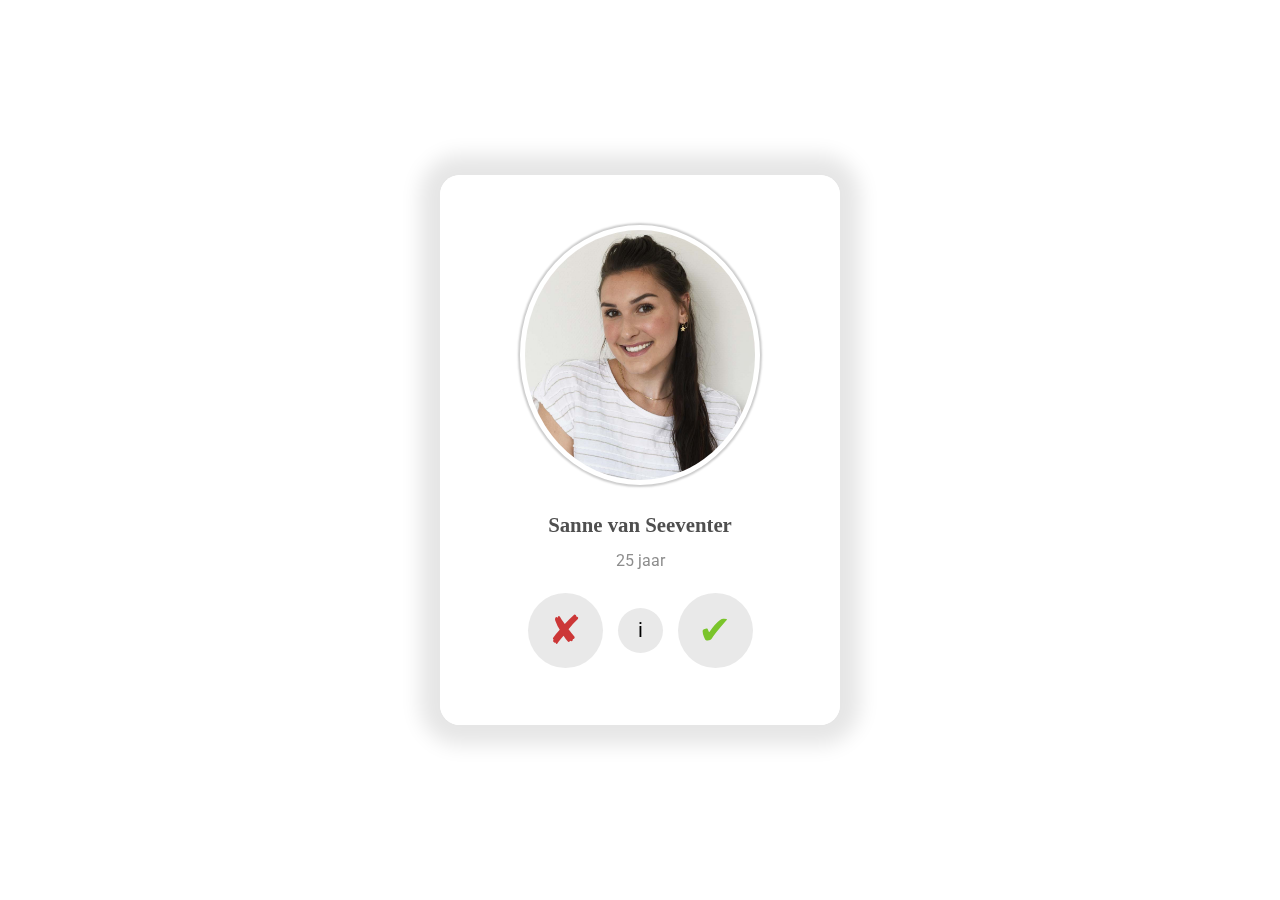
<file: index.html>
<!DOCTYPE html>
<html lang="en">

<head>
    <meta charset="UTF-8">
    <meta http-equiv="X-UA-Compatible" content="IE=edge">
    <meta name="viewport" content="width=device-width, initial-scale=1.0">
    <title>Visitekaartje Sanne</title>
    <link rel="stylesheet" href="style.css">
</head>

<body>

    <div class="flip-card-container">
        <div class="flip-card">
            <div class="flip-card-front">
                <img src="assets/pasfoto_Sanne3.jpg" alt="Pasfoto Sanne">
                <h2>Sanne van Seeventer</h2>
                <h3>25 jaar</h3>

                <button class="no" aria-label="weiger">✘</button>
                <button class="info" aria-label="info">i</button>
                <button class="yes" aria-label="accept">✔</button>
            </div>

            <div class="flip-card-back1">
                <button class="return" aria-label="return">Back</button>
                    <h1> It's a match! </h1>
                        <img src="assets/pasfoto_Sanne3.jpg" alt="foto">
            <div class="plus">+</div>
                        <img src="assets/gebouw.jpg" alt="foto" class="img2">
                     <h5> Sanne is geschikt voor het bedrijf!<br>
                        Neem contact met haar op via onderstaande knop.</h5>
                           
                        <a href="mailto:sannevanseeventer@gmail.com">
                                <span>e-mail me!</span>
                                <span class="icon">
                                    <i class="fa fa-envelope-o"></i></span> 
                            </a>
            
            </div>

            <div class="flip-card-back2">
                <h1> Informatie </h1>
                <h6>??</h6>

            </div>

            <div class="flip-card-back3">
                <img src="assets/warning.png" alt="waarschuwing">
                <h1> WARNING! </h1>
                <h3> Weet je zeker dat je Sanne wilt laten lopen?</h3>

                <button class="no2" aria-label="weiger">✘</button>
                <button class="yes2" aria-label="accept">✔</button>
            </div>

        </div>
    </div>

    <script src="script.js"></script>


</body>

</html>
</file>
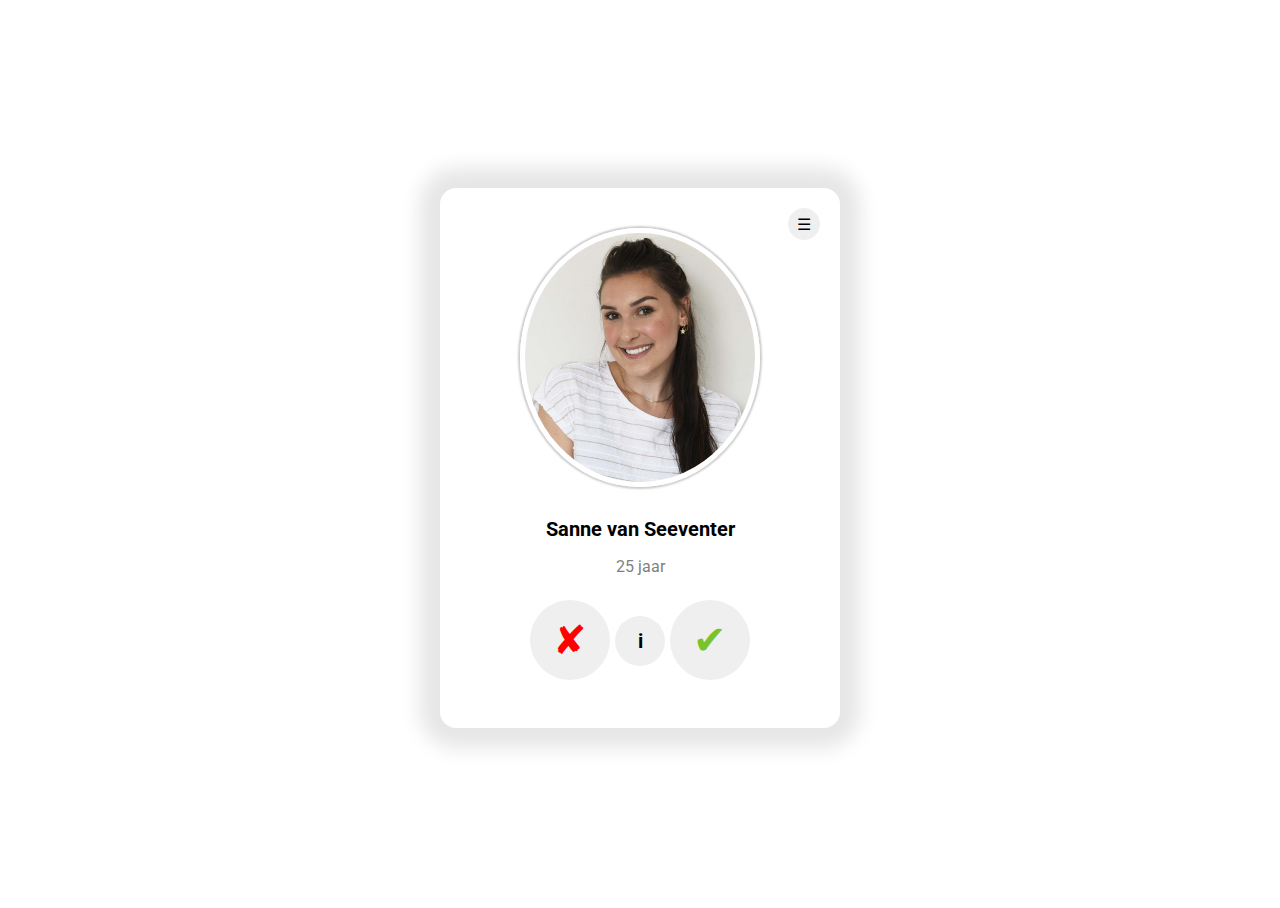
<file: versie2/index.html>
<!DOCTYPE html>
<html lang="en">
<head>
  <meta charset="UTF-8">
  <meta name="viewport" content="width=device-width, initial-scale=1.0">
  <title>FDND Visitekaartje</title>
  <link rel="stylesheet" href="./styles/style.css">
</head>
<body>

<article>

    
    <button>
      ☰
    </button>

  
  
  <img src="assets/pasfoto_Sanne3.jpg" alt="Creative Coder">

   
    <h1>Sanne van Seeventer</h1>
<p>25 jaar</p>
  

    <dl>
      <dt><div id="button1"> <input type="button" value="✘" id="button1"></div></dd>
      <dt><div id="button2"> <input type="button" value="i" id="button2"></div></dd>
      <dt><div id="button3"> <input type="button" value="✔" id="button3"></div></dd>
    </dl>
  
</article>



  <script src="./scripts/script.js"></script>
</body>
</html>
</file>
<file: style.css>
@import url('https://fonts.googleapis.com/css2?family=Noto+Sans+Buhid&family=Roboto:wght@300;400;500&display=swap');
@import url(https://fonts.googleapis.com/css?family=Lato:700);
@import url("https://maxcdn.bootstrapcdn.com/font-awesome/4.4.0/css/font-awesome.min.css");

* {
    margin: 0;
    padding: 0;
    box-sizing: border-box;
}

body {
    font-family: Verdana;
    width: 100vw;
    height: 100vh;
    display: flex;
    justify-content: center;
    align-items: center;
}

header {
    display:flex;
    flex-direction:column;
    justify-content:center;
    align-items:center;
    justify-content:flex-end;
    padding: 20px;
}

.flip-card-container {
    width: 400px;
    height: 550px;
    perspective: 1000px;    
}

.flip-card {
    position: relative;
    width: 100%;
    height: 100%;
    transition: transform 1s;
    transform-style: preserve-3d;
    box-shadow:0 0 20px 20px rgba(0,0,0,.1);
    border-radius: 20px;
}

.flip-card-container.flip .flip-card {
    transform: rotateY(180deg); 
}

.flip-card-container.flip.option-1 .flip-card-back1  {
    z-index: 1;
}


.flip-card-container.flip.option-2 .flip-card-back2  {
    z-index: 1;
}

.flip-card-container.flip.option-3 .flip-card-back3  {
    z-index: 1;
}


.flip-card-front, .flip-card-back1, .flip-card-back2, .flip-card-back3 {
    position: absolute;
    width: 100%;
    height: 100%;
    backface-visibility: hidden;
    display: flex;
    justify-content: center;
    align-items: center;
    font-size: 2rem;  
}

.flip-card-front {
    background: rgb(255,255,255);
    color: #000;
    box-shadow: none;
    border-radius: 20px;
}

.flip-card-front img {
    background: rgb(255,255,255);
    color: #000;
    border:5px solid #fff;
    border-radius: 100%;
    box-shadow: 0 0 2px 2px rgba(0,0,0,.2);
}

.flip-card-back1, .flip-card-back2, .flip-card-back3  {
    background-color: #fff;
    color:#fff;
    transform:rotateY(180deg);
    border-radius: 20px;
}

.flip-card-back1, .flip-card-back2, .flip-card-back3  p {
    text-align: center;
    font-size: 1rem;
    color:#000;
    border-radius: 20px;
}

.flip-card-back1 img{
    width:125px;
    height:125px;
    border-radius:100%;
    position: relative;
    border:5px solid #fff;
    box-shadow: 0 0 2px 2px rgba(0,0,0,.2);
    margin: 0 2em 9em 0.8em;
}

.flip-card-back1 .img2{
    width:125px;
    height:125px;
    border-radius:100%;
    position:relative;
    border:5px solid #fff;
    box-shadow: 0 0 2px 2px rgba(0,0,0,.2);
    margin: 0 1em 9em 1em;
}

.plus{
    font: 'Roboto';
    font-weight: 500;
    font-size: 40px;
    color: rgba(173, 173, 173, 0.5);
    position: absolute;
    margin-left:0 auto;
}

.flip-card-back3 img{
    width:200px;
    height:200px;
    border-radius: 0%;
    position: absolute;
    margin: auto;
}



.flip-card-back3 h1{
    color: rgb(61, 61, 61);
    font-family: 'Futura' ;
    font-size: 2rem;
    margin-top: 118px;
    margin-bottom:110px;
    text-align: center;
    position:absolute;
}

.flip-card-back3 h3{
    color: rgb(141, 141, 141);
    font-size: 1rem;
    font-family: "Roboto";
    font-weight: 400;
    text-align: center;
    position: absolute;
    margin-top: 130px;
}

img {
    width:7.5em;
    border-radius: 100%;
    border:5px solid #fff;
    position:absolute;
    top: 50px;
  }

  h1 {
    color: rgb(61, 61, 61);
    font-family: 'Futura';
    font-size: 35px;
    margin-top: 20px;
    margin-bottom:320px;
    text-align: center;
    position:absolute; 
}

h2 {
    color: rgb(79, 79, 79);
    font-family: 'Futura';
    font-size: 1.3rem;
    margin-top: 150px;
    margin-bottom: 0px;
    text-align: center;
    position: absolute;
}

h3{
    color: rgb(141, 141, 141);
    font-size: 1rem;
    font-family: "Roboto";
    font-weight: 400;
    text-align: center;
    position: absolute;
    margin-top: 220px;
}

h4{
    color: rgb(141, 141, 141);
    font-size: 1rem;
    font-family: "Roboto";
    font-weight: 400;
    text-align: center;
    position:absolute;
    margin-top: 220px;
    margin-left:30px;
    margin-right:30px;
}

h5{
    color: rgb(141, 141, 141);
    font-size: 0.9rem;
    font-family: "Roboto";
    font-weight: 400;
    text-align: center;
    position:absolute;
    padding:2.3em;
    margin-top: 215px;
    margin-left:30px;
    margin-right:30px;
}

h6{
    color: rgb(141, 141, 141);
    font-size: 0.9rem;
    font-family: "Roboto";
    font-weight: 400;
    text-align: center;
    position:relative;
    padding:2.3em;
    margin-top: 30px;
    margin-left:30px;
    margin-right:30px;
}

.yes2 {
    width:  75px;
    height: 75px;
    border-radius:  100%; 
    background-color: rgb(233, 233, 233);
    border:3px rgba(255, 255, 255, 0.5);
    font-size: 40px;
    color: rgb(122, 196, 43);
    margin-top: 300px;
    margin-left: 25px;
    cursor: not-allowed;
}

.yes2:hover {
    background-color: rgb(122, 196, 43);
    color: white;
}

.no2 {
    width: 75px;
    height: 75px;
    border-radius:  100px; 
    background-color: rgb(233, 233, 233);
    border:1px rgba(255,255,255, 0.5);
    font-size: 40px;
    color: rgb(204, 55, 55);
    margin-top: 300px;
    margin-left: 0px;
}

.no2:hover {
    background-color: rgb(204, 55, 55);
    color: white;
}

.yes {
    width:  75px;
    height: 75px;
    border-radius:  100%; 
    background-color: rgb(233, 233, 233);
    border:3px rgba(255, 255, 255, 0.5);
    font-size: 40px;
    color: rgb(122, 196, 43);
    margin-top: 360px;
    margin-left: 15px;
}

.yes:hover {
    background-color: rgb(122, 196, 43);
    color: white;
}

.info {
    font-family: "Roboto"; 
    font-size: 20px;
    width: 45px;
    height: 45px;
    background-color: rgb(233, 233, 233);
    border-radius:  100px; 
    border:1px rgba(255,255,255, 0.5);
    margin-top: 360px;
    margin-left: 15px;
}

.no {
    width: 75px;
    height: 75px;
    border-radius:  100px; 
    background-color: rgb(233, 233, 233);
    border:1px rgba(255,255,255, 0.5);
    font-size: 40px;
    color: rgb(204, 55, 55);
    margin-top: 360px;
    margin-left: 0px; 
}

.no:hover {
    background-color: rgb(204, 55, 55);
    color: white;
}


.return {
    font-family: "Roboto"; 
    font-size: 0.6rem;
    text-transform: uppercase;
    font-weight: 500;
    width: 40px;
    height: 25px;
    background-color: rgb(237, 237, 237);
    color: rgb(129, 129, 129);
    border-radius:  5px; 
    border:1px rgba(255,255,255, 0.5);
    margin-top: 30px;
    margin-bottom: 480px;
    margin-left: 295px;
    position:absolute;
}

.return:hover {
    background-color: rgb(129, 129, 129);
    color: white;
    text-transform: uppercase;
}

a {
    position: absolute;
    display: block;
    width: 150px;
    height: 40px;
    text-decoration: none;
    text-align: center;
    font-family: "Lato", sans-serif;
    font-weight: 700;
    text-transform: uppercase;
    letter-spacing: 1px;
    background: rgb(237, 237, 237);
    color: rgb(129, 129, 129);
    border-radius: 15px;
    overflow: hidden;
    transition: all 0.2s ease-in-out;
    transform: 0% 0%;
    margin: 25em 2em 1em 2em;
  }

  a span {
    position: absolute;
  }

  a span:first-child {
    top: 10px;
    left: 0;
    right: 0;
    bottom: 0;
    color: none;
  }

  a span.icon {
    bottom: -100px;
  }

  a span.icon .fa-envelope-o {
    font-size: 2em;
  }

  a:hover {
    background: rgb(129, 129, 129);
    width: 70px;
    height: 40px;
    border-radius: 15px;
  }
  
  a:hover .icon {
    color: #fff;
    transform: translate(-16px, -105px);
  }
</file>
<file: versie2/styles/style.css>
@import url('https://fonts.googleapis.com/css2?family=Roboto&display=swap');

* {
  box-sizing:border-box;
}

html {
  height:100vh;
}

body {
  height:100vh;
  font-family: "Roboto";
  display:flex;
  justify-content:center;
  align-items:center;
  color:grey;
}

article {
  width:50vw;
  max-width: 25em;
  min-width:20em;
  display:flex;
  flex-direction:column;
  align-items:center;
  justify-content:flex-end;
  background: rgb(255, 255, 255);
  box-shadow:0 0 20px 20px rgba(0,0,0,.1);
  border-radius:1rem;
  position: relative;
  transition:.25s;
}

header {
  display:flex;
  flex-direction:column;
  justify-content:center;
  align-items:center;
  justify-content:flex-end;
  padding:20px;
  
}

h1 {
  color: black;
  font-family: "Roboto" ;
  font-size: 20px;
  margin-top: 70px;
  margin-bottom: 0px;

}


button {
  border:none;
  font-size:20px;
  position: absolute;
  right:1rem;
  top:1rem;
  width:2.5rem;
  height:2.5rem;
  transform: scale(.8);
  background: light grey;
  border-radius:50%;
  padding:.25rem;
  transition:.25s;
}
button:focus {
  outline:none;
  background:#8f8f8f4f;
}

img {
  width:15em;
  border-radius: 100%;
  border:5px solid #fff;
  box-shadow:0 0 2px 2px rgba(0,0,0,.2);
  position:relative;
  top: 40px;
  transition:.25s .15s;
}

dl {
  width:55%;
  display:grid;
  grid-template-columns: 1fr 1fr 1fr;
  grid-template-areas:
    "html-dd css-dd js-dd"
    "html-dt css-dt js-dt"
    ;
  justify-items:center;
  align-items:start;
  padding:0rem 0 3rem;
  margin-top: 0px;
  margin-bottom: 0;
  text-align: center;
}
 #button1{
width: 80px;
height: 80px;
border-radius:  100px; 
border:1px rgba(255,255,255, 0.5);
font-size: 40px;
color: red;

 }

 #button2{
font-family: "Roboto"; 
font-size: 20px;
width: 50px;
font-weight: bold;
height: 50px;
border-radius:  100px; 
border:1px rgba(255,255,255, 0.5)
   }

  #button3{
width: 80px;
height: 80px;
border-radius:  100px; 
border:1px rgba(255,255,255, 0.5);
font-size: 40px;
color: rgb(122, 196, 43);
  
    
  }

dt{
  font-weight: bold;
  padding-top: .25rem;
  margin-top: .25rem;
}
dt:nth-of-type(1){ grid-area: html-dt; }
dt:nth-of-type(2){ grid-area: css-dt; transform: translateY(1rem);}
dt:nth-of-type(3){ grid-area: js-dt; }

dd {
  margin:0;
  padding-left:.3rem;
  transition:.25s .3s;
}
dd:nth-of-type(2){  
  transform: translateY(1rem);
}


article > p {
  background:rgba(255,255,255, 0.5);
  text-align:center;
  width:100%;
}

/* expand content */
body.expand {
  font-size:1.15em;
}

body.expand article {
  width:60vw;
  max-width: 60vw;
}

body.expand button svg:first-of-type {
  opacity:0;
  transition-delay: 0ms;
}

body.expand button svg:nth-of-type(2) {
  opacity:1;
  transition-delay:.25s;
}

body.expand dd {
  font-size: 1.75em;
}

body.expand img {
  width:15em;
}
</file>
